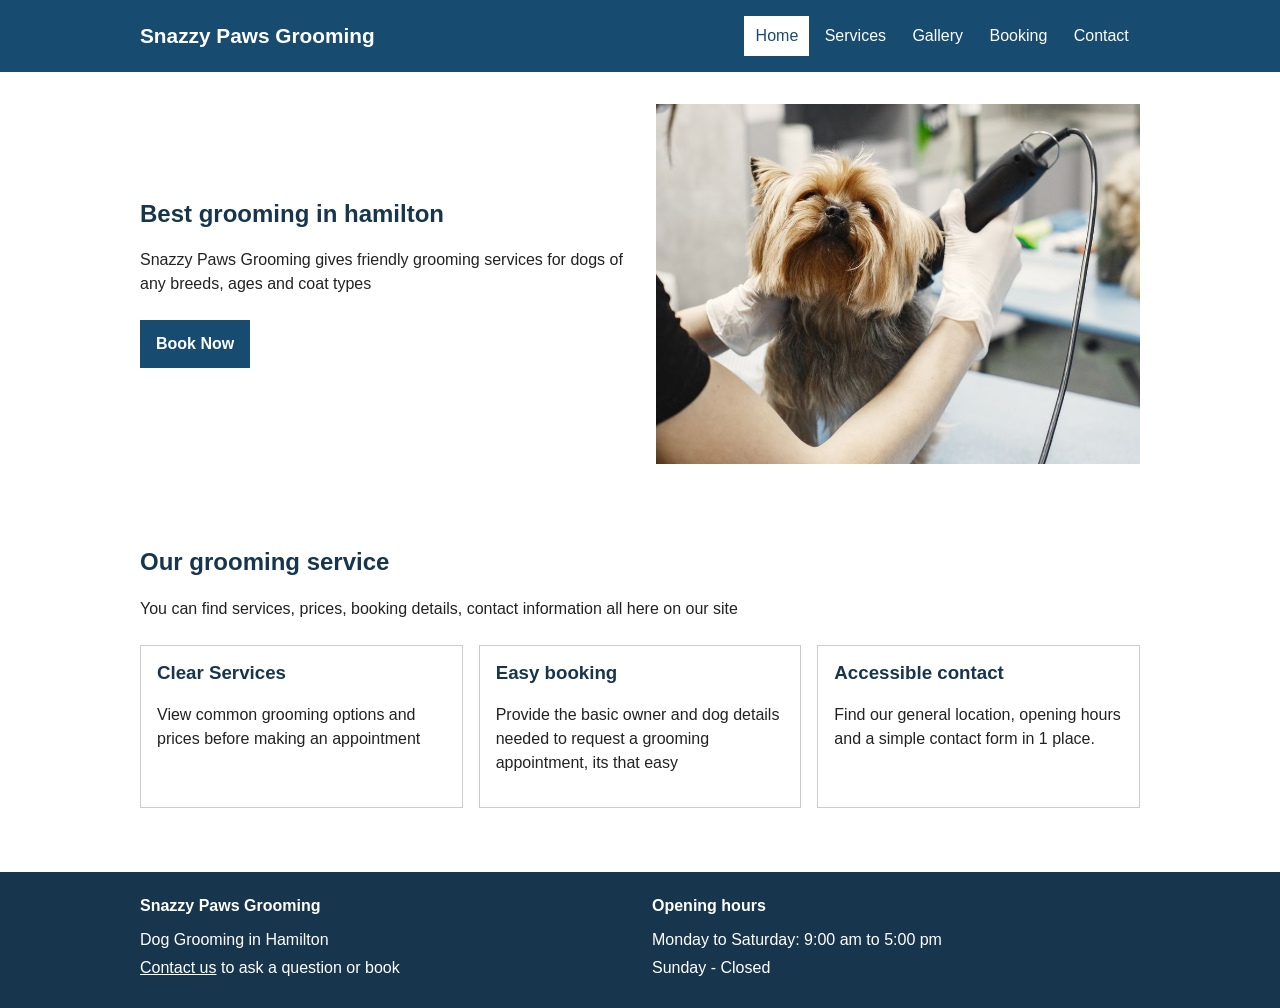
<file: index.html>
<!DOCTYPE html>
<html lang="en-NZ">
<head>
  <meta charset="UTF-8">
  <meta name="viewport" content="width=device-width, initial-scale=1.0">
  <meta name="description" content="Home - Snazzy Paws Grooming">
  <title>Home -Snazzy Paws Grooming</title>
  <link rel="stylesheet" href="css/styles.min.css">
</head>
<body>
  <header>
    <nav aria-label="Main navigation">
      <a class="brand" href="index.html">Snazzy Paws Grooming</a>
      <ul class="nav-links">
          <li><a href="index.html" aria-current="page">Home</a></li>
          <li><a href="services.html">Services</a></li>
          <li><a href="gallery.html">Gallery</a></li>
          <li><a href="booking.html">Booking</a></li>
          <li><a href="contact.html">Contact</a></li>
      </ul>
    </nav>
  </header>
  <main id="main-content">
    <section class="hero" aria-labelledby="home-title">
      <div>
        <h1 id="home-title">Best grooming in hamilton</h1>
        <p>Snazzy Paws Grooming gives friendly grooming services for dogs of any breeds, ages and coat types</p>
        <a class="button" href="booking.html">Book Now</a>
      </div>
      <div>
        <img class="hero-image" src="images/image1.jpg" alt="Small dog being professionally groomed on a grooming table" width="900" height="1350">
      </div>
    </section>
    <section aria-labelledby="why-title">
      <div class="page-heading">
        <h2 id="why-title">Our grooming service</h2>
        <p>You can find services, prices, booking details, contact information all here on our site</p>
      </div>
      <div class="info-grid">
        <article class="info-card">
          <h3>Clear Services</h3>
          <p>View common grooming options and prices before making an appointment</p>
        </article>
        <article class="info-card">
          <h3>Easy booking</h3>
          <p>Provide the basic owner and dog details needed to request a grooming appointment, its that easy</p>
        </article>
        <article class="info-card">
          <h3>Accessible contact</h3>
          <p>Find our general location, opening hours and a simple contact form in 1 place.</p>
        </article>
      </div>
    </section>

  </main>
  <footer>
    <div class="footer-inner">
      <div>
        <h2>Snazzy Paws Grooming</h2>
        <p>Dog Grooming in Hamilton</p>
        <p><a href="contact.html">Contact us</a> to ask a question or book</p>
      </div>
      <div>
        <h2>Opening hours</h2>
        <p>Monday to Saturday: 9:00 am to 5:00 pm</p>
        <p>Sunday - Closed</p>
      </div>
    </div>
  </footer>
</body>
</html>
</file>
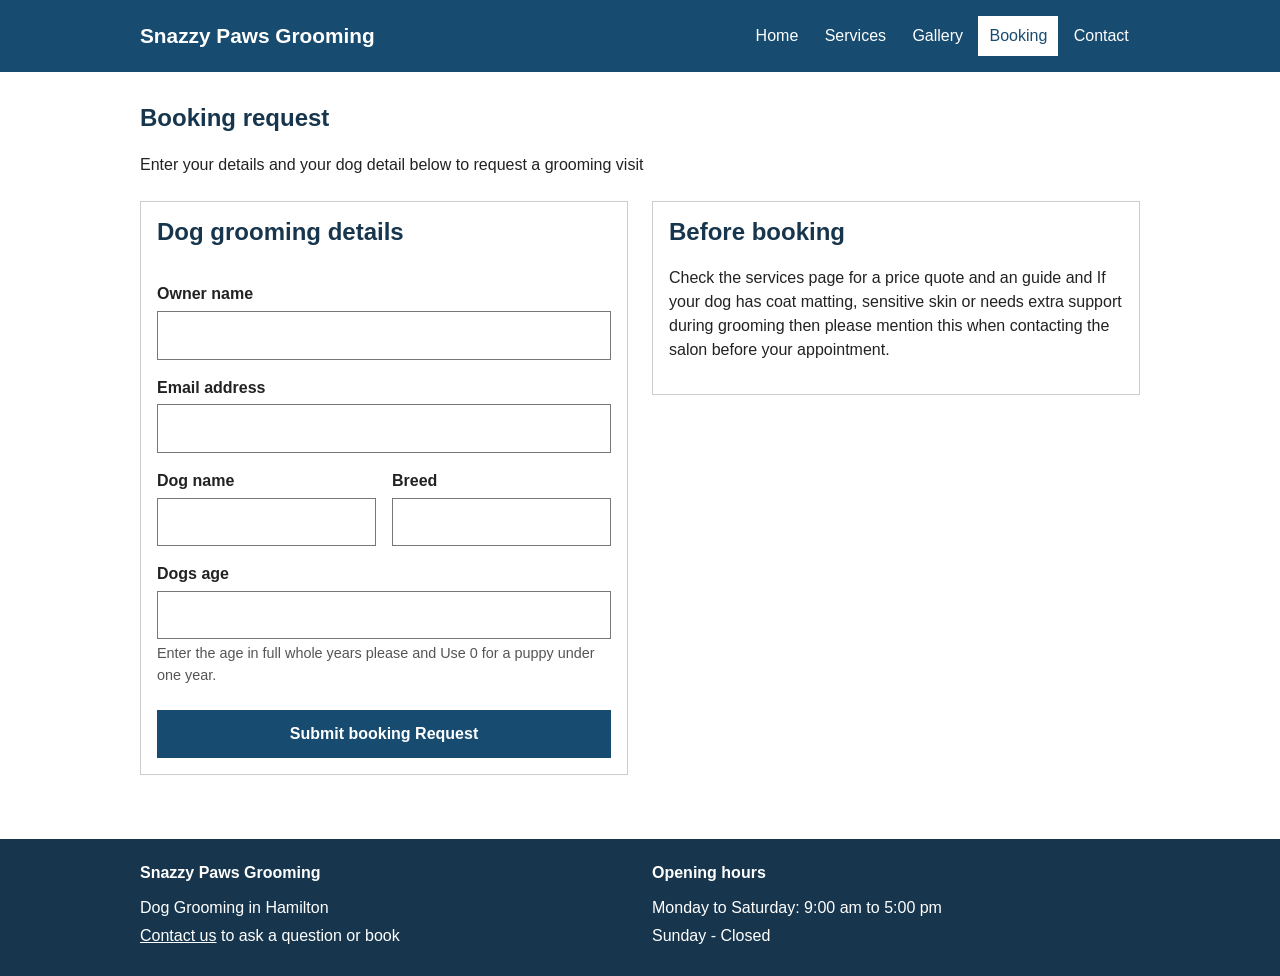
<file: booking.html>
<!DOCTYPE html>
<html lang="en-NZ">
<head>
  <meta charset="UTF-8">
  <meta name="viewport" content="width=device-width, initial-scale=1.0">
  <meta name="description" content="Booking- Snazzy Paws Grooming">
  <title>Booking - Snazzy Paws Grooming</title>
  <link rel="stylesheet" href="css/styles.min.css">
</head>
<body>
  <header>
    <nav aria-label="Main navigation">
      <a class="brand" href="index.html">Snazzy Paws Grooming</a>
      <ul class="nav-links">
          <li><a href="index.html">Home</a></li>
          <li><a href="services.html">Services</a></li>
          <li><a href="gallery.html">Gallery</a></li>
          <li><a href="booking.html" aria-current="page">Booking</a></li>
          <li><a href="contact.html">Contact</a></li>
      </ul>
    </nav>
  </header>
  <main id="main-content">
    <section>
      <div class="page-heading">
        <h1>Booking request</h1>
        <p>Enter your details and your dog detail below to request a grooming visit</p>
      </div>
      <div class="form-layout">
        <div class="form-card">
          <form action="#" method="post" aria-labelledby="booking-form-title">
            <h2 id="booking-form-title">Dog grooming details</h2>
            <div>
              <label for="owner-name">Owner name</label>
              <input id="owner-name" name="owner-name" type="text" autocomplete="name" required>
            </div>
            <div>
              <label for="owner-email">Email address</label>
              <input id="owner-email" name="owner-email" type="email" autocomplete="email" required>
            </div>
            <div class="form-row">
              <div>
                <label for="dog-name">Dog name</label>
                <input id="dog-name" name="dog-name" type="text" required>
              </div>
              <div>
                <label for="dog-breed">Breed</label>
                <input id="dog-breed" name="dog-breed" type="text" required>
              </div>
            </div>
            <div>
              <label for="dog-age">Dogs age</label>
              <input id="dog-age" name="dog-age" type="number" min="0" max="30" step="1" inputmode="numeric" aria-describedby="dog-age-help" required>
              <p class="help-text" id="dog-age-help">Enter the age in full whole years please and Use 0 for a puppy under one year.</p>
            </div>
            <button class="button" type="submit">Submit booking Request</button>
          </form>
        </div>
        <aside class="info-card" aria-labelledby="before-booking-title">
          <h2 id="before-booking-title">Before booking</h2>
          <p>Check the services page for a price quote and an guide and If your dog has coat matting, sensitive skin or needs extra support during grooming then please mention this when contacting the salon before your appointment.</p>
        </aside>
      </div>
    </section>

  </main>
  <footer>
    <div class="footer-inner">
      <div>
        <h2>Snazzy Paws Grooming</h2>
        <p>Dog Grooming in Hamilton</p>
        <p><a href="contact.html">Contact us</a> to ask a question or book</p>
      </div>
      <div>
        <h2>Opening hours</h2>
        <p>Monday to Saturday: 9:00 am to 5:00 pm</p>
        <p>Sunday - Closed</p>
      </div>
    </div>
  </footer>
</body>
</html>
</file>
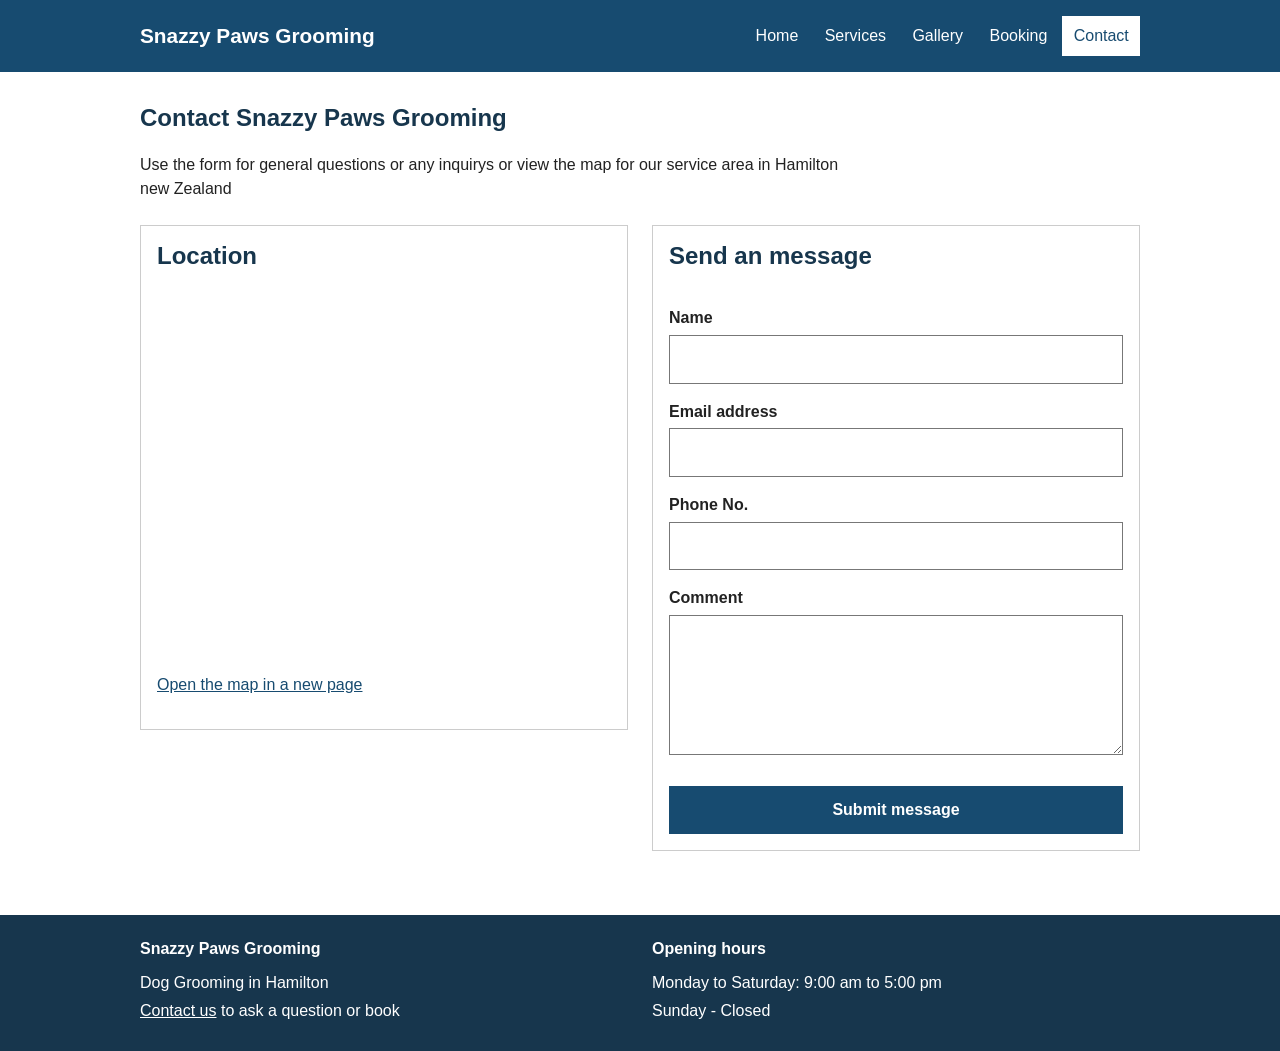
<file: contact.html>
<!DOCTYPE html>
<html lang="en-NZ">
<head>
  <meta charset="UTF-8">
  <meta name="viewport" content="width=device-width, initial-scale=1.0">
  <meta name="description" content="Contact - Snazzy Paws Grooming">
  <title>Contact - Snazzy Paws Grooming</title>
  <link rel="stylesheet" href="css/styles.min.css">
</head>
<body>
  <header>
    <nav aria-label="Main navigation">
      <a class="brand" href="index.html">Snazzy Paws Grooming</a>
      <ul class="nav-links">
          <li><a href="index.html">Home</a></li>
          <li><a href="services.html">Services</a></li>
          <li><a href="gallery.html">Gallery</a></li>
          <li><a href="booking.html">Booking</a></li>
          <li><a href="contact.html" aria-current="page">Contact</a></li>
      </ul>
    </nav>
  </header>
  <main id="main-content">
    <section>
      <div class="page-heading">
        <h1>Contact Snazzy Paws Grooming</h1>
        <p>Use the form for general questions or any inquirys or view the map for our service area in Hamilton new Zealand</p>
      </div>
      <div class="contact-layout">
        <div class="map-card">
          <h2>Location</h2>
          <iframe class="map-frame" title="Map showing Hamilton, New Zealand" src="https://www.openstreetmap.org/export/embed.html?bbox=175.2400%2C-37.8200%2C175.3100%2C-37.7600&amp;layer=mapnik&amp;marker=-37.7870%2C175.2793" loading="lazy"></iframe>
          <p><a href="https://www.openstreetmap.org/?mlat=-37.7870&amp;mlon=175.2793#map=13/-37.7870/175.2793">Open the map in a new page</a></p>
        </div>
        <div class="form-card">
          <form action="#" method="post" aria-labelledby="contact-form-title">
            <h2 id="contact-form-title">Send an message</h2>
            <div>
              <label for="contact-name">Name</label>
              <input id="contact-name" name="contact-name" type="text" autocomplete="name" required>
            </div>
            <div>
              <label for="contact-email">Email address</label>
              <input id="contact-email" name="contact-email" type="email" autocomplete="email" required>
            </div>
            <div>
              <label for="contact-phone">Phone No.</label>
              <input id="contact-phone" name="contact-phone" type="tel" autocomplete="tel" inputmode="tel" required>
            </div>
            <div>
              <label for="comment">Comment</label>
              <textarea id="comment" name="comment" required></textarea>
            </div>
            <button class="button" type="submit">Submit message</button>
          </form>
        </div>
      </div>
    </section>

  </main>
  <footer>
    <div class="footer-inner">
      <div>
        <h2>Snazzy Paws Grooming</h2>
        <p>Dog Grooming in Hamilton</p>
        <p><a href="contact.html">Contact us</a> to ask a question or book</p>
      </div>
      <div>
        <h2>Opening hours</h2>
        <p>Monday to Saturday: 9:00 am to 5:00 pm</p>
        <p>Sunday - Closed</p>
      </div>
    </div>
  </footer>
</body>
</html>
</file>
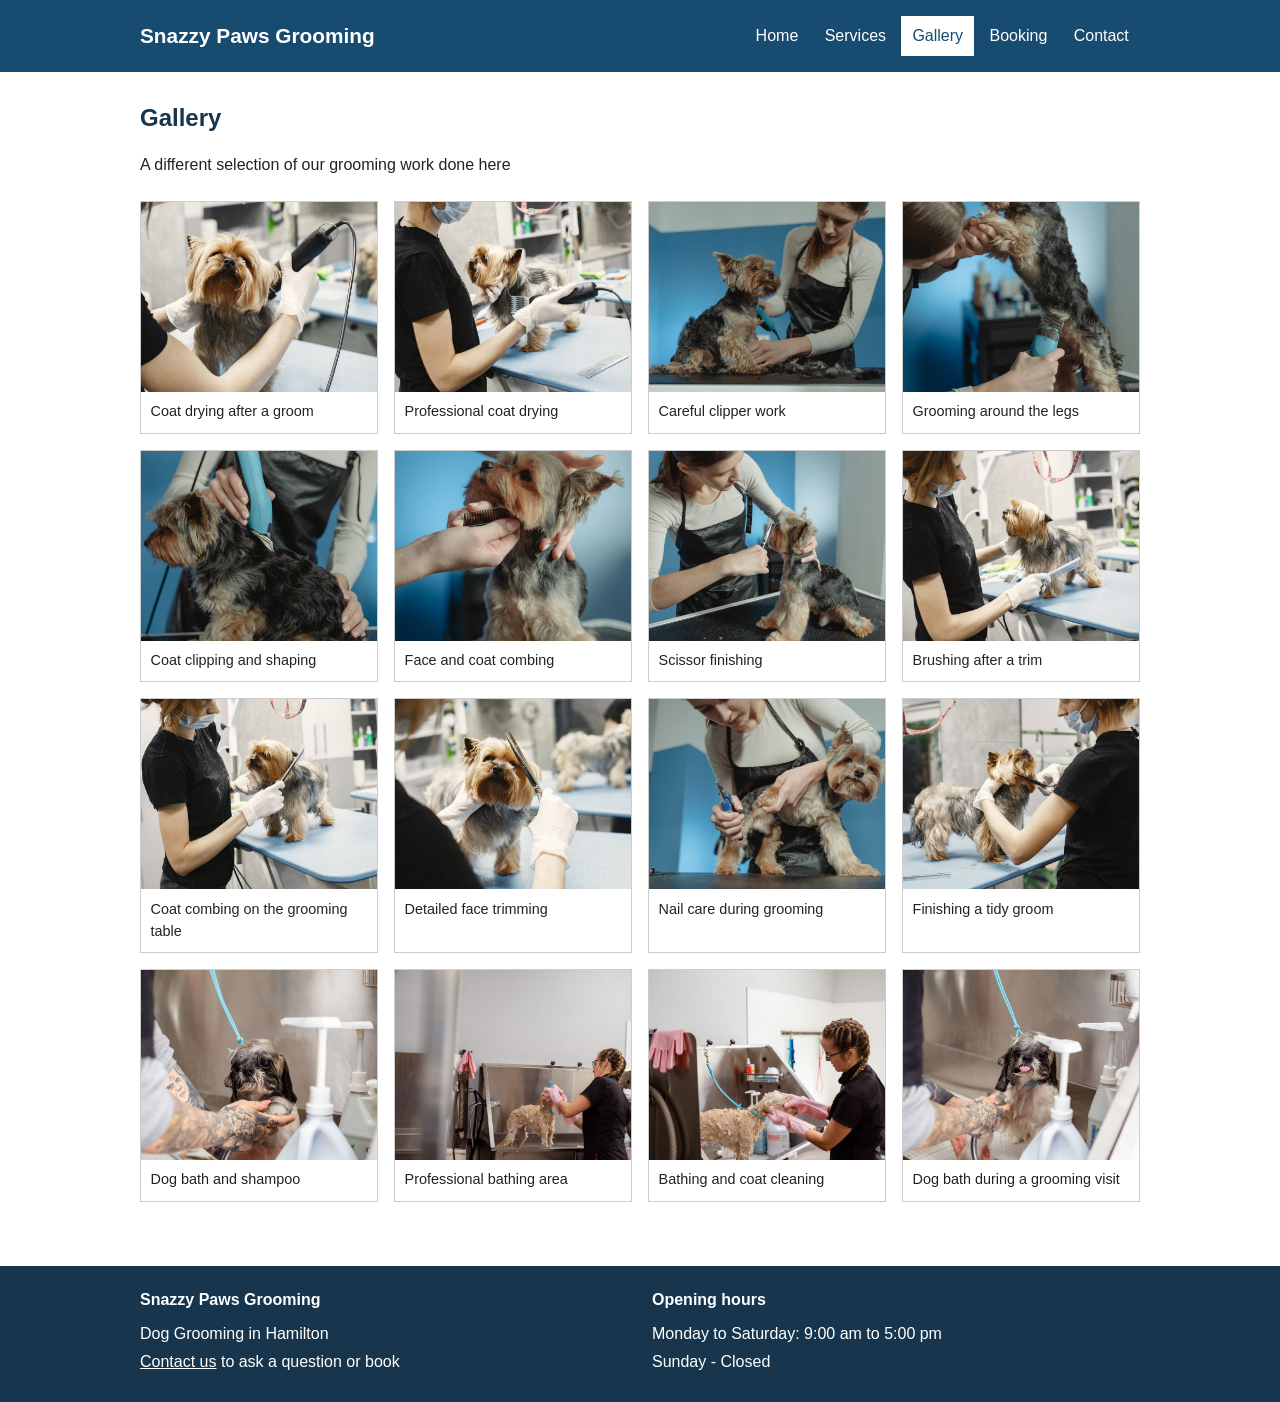
<file: gallery.html>
<!DOCTYPE html>
<html lang="en-NZ">
<head>
  <meta charset="UTF-8">
  <meta name="viewport" content="width=device-width, initial-scale=1.0">
  <meta name="description" content="Gallery - Snazzy Paws Grooming">
  <title>Gallery - Snazzy Paws Grooming</title>
  <link rel="stylesheet" href="css/styles.min.css">
</head>
<body>
  <header>
    <nav aria-label="Main navigation">
      <a class="brand" href="index.html">Snazzy Paws Grooming</a>
      <ul class="nav-links">
          <li><a href="index.html">Home</a></li>
          <li><a href="services.html">Services</a></li>
          <li><a href="gallery.html" aria-current="page">Gallery</a></li>
          <li><a href="booking.html">Booking</a></li>
          <li><a href="contact.html">Contact</a></li>
      </ul>
    </nav>
  </header>
  <main id="main-content">
    <section>
      <div class="page-heading">
        <h1>Gallery</h1>
        <p>A different selection of our grooming work done here</p>
      </div>
      <div class="gallery-grid">
        <figure>
          <img src="images/image1.jpg" alt="Dog being dried with a grooming dryer" loading="lazy" width="900" height="1350">
          <figcaption>Coat drying after a groom</figcaption>
        </figure>
        <figure>
          <img src="images/image2.jpg" alt="Groomer drying a small dog" loading="lazy" width="900" height="600">
          <figcaption>Professional coat drying</figcaption>
        </figure>
        <figure>
          <img src="images/image3.jpg" alt="Small dog receiving a careful clipper trim" loading="lazy" width="900" height="1350">
          <figcaption>Careful clipper work</figcaption>
        </figure>
        <figure>
          <img src="images/image4.jpg" alt="Groomer trimming a dog around its legs" loading="lazy" width="900" height="1350">
          <figcaption>Grooming around the legs</figcaption>
        </figure>
        <figure>
          <img src="images/image5.jpg" alt="Groomer clipping the coat of a small dog" loading="lazy" width="900" height="1200">
          <figcaption>Coat clipping and shaping</figcaption>
        </figure>
        <figure>
          <img src="images/image6.jpg" alt="Groomer combing the face of a small dog" loading="lazy" width="900" height="1350">
          <figcaption>Face and coat combing</figcaption>
        </figure>
        <figure>
          <img src="images/image7.jpg" alt="Groomer using scissors to finish a dog haircut" loading="lazy" width="900" height="1350">
          <figcaption>Scissor finishing</figcaption>
        </figure>
        <figure>
          <img src="images/image8.jpg" alt="Groomer brushing a small dog on a table" loading="lazy" width="900" height="600">
          <figcaption>Brushing after a trim</figcaption>
        </figure>
        <figure>
          <img src="images/image9.jpg" alt="Groomer combing a small dog coat" loading="lazy" width="900" height="600">
          <figcaption>Coat combing on the grooming table</figcaption>
        </figure>
        <figure>
          <img src="images/image10.jpg" alt="Groomer trimming a small dog face" loading="lazy" width="900" height="600">
          <figcaption>Detailed face trimming</figcaption>
        </figure>
        <figure>
          <img src="images/image11.jpg" alt="Groomer checking and trimming a dog paw" loading="lazy" width="900" height="1350">
          <figcaption>Nail care during grooming</figcaption>
        </figure>
        <figure>
          <img src="images/image12.jpg" alt="Groomer finishing a small dog haircut" loading="lazy" width="900" height="600">
          <figcaption>Finishing a tidy groom</figcaption>
        </figure>
        <figure>
          <img src="images/image13.jpg" alt="Small dog receiving a bath" loading="lazy" width="900" height="601">
          <figcaption>Dog bath and shampoo</figcaption>
        </figure>
        <figure>
          <img src="images/image14.jpg" alt="Dog being washed in a professional grooming bath" loading="lazy" width="900" height="601">
          <figcaption>Professional bathing area</figcaption>
        </figure>
        <figure>
          <img src="images/image15.jpg" alt="Groomer washing a dog in a salon bath" loading="lazy" width="900" height="601">
          <figcaption>Bathing and coat cleaning</figcaption>
        </figure>
        <figure>
          <img src="images/image16.jpg" alt="Small dog being washed during grooming" loading="lazy" width="900" height="601">
          <figcaption>Dog bath during a grooming visit</figcaption>
        </figure>
      </div>
    </section>

  </main>
  <footer>
    <div class="footer-inner">
      <div>
        <h2>Snazzy Paws Grooming</h2>
        <p>Dog Grooming in Hamilton</p>
        <p><a href="contact.html">Contact us</a> to ask a question or book</p>
      </div>
      <div>
        <h2>Opening hours</h2>
        <p>Monday to Saturday: 9:00 am to 5:00 pm</p>
        <p>Sunday - Closed</p>
      </div>
    </div>
  </footer>
</body>
</html>
</file>
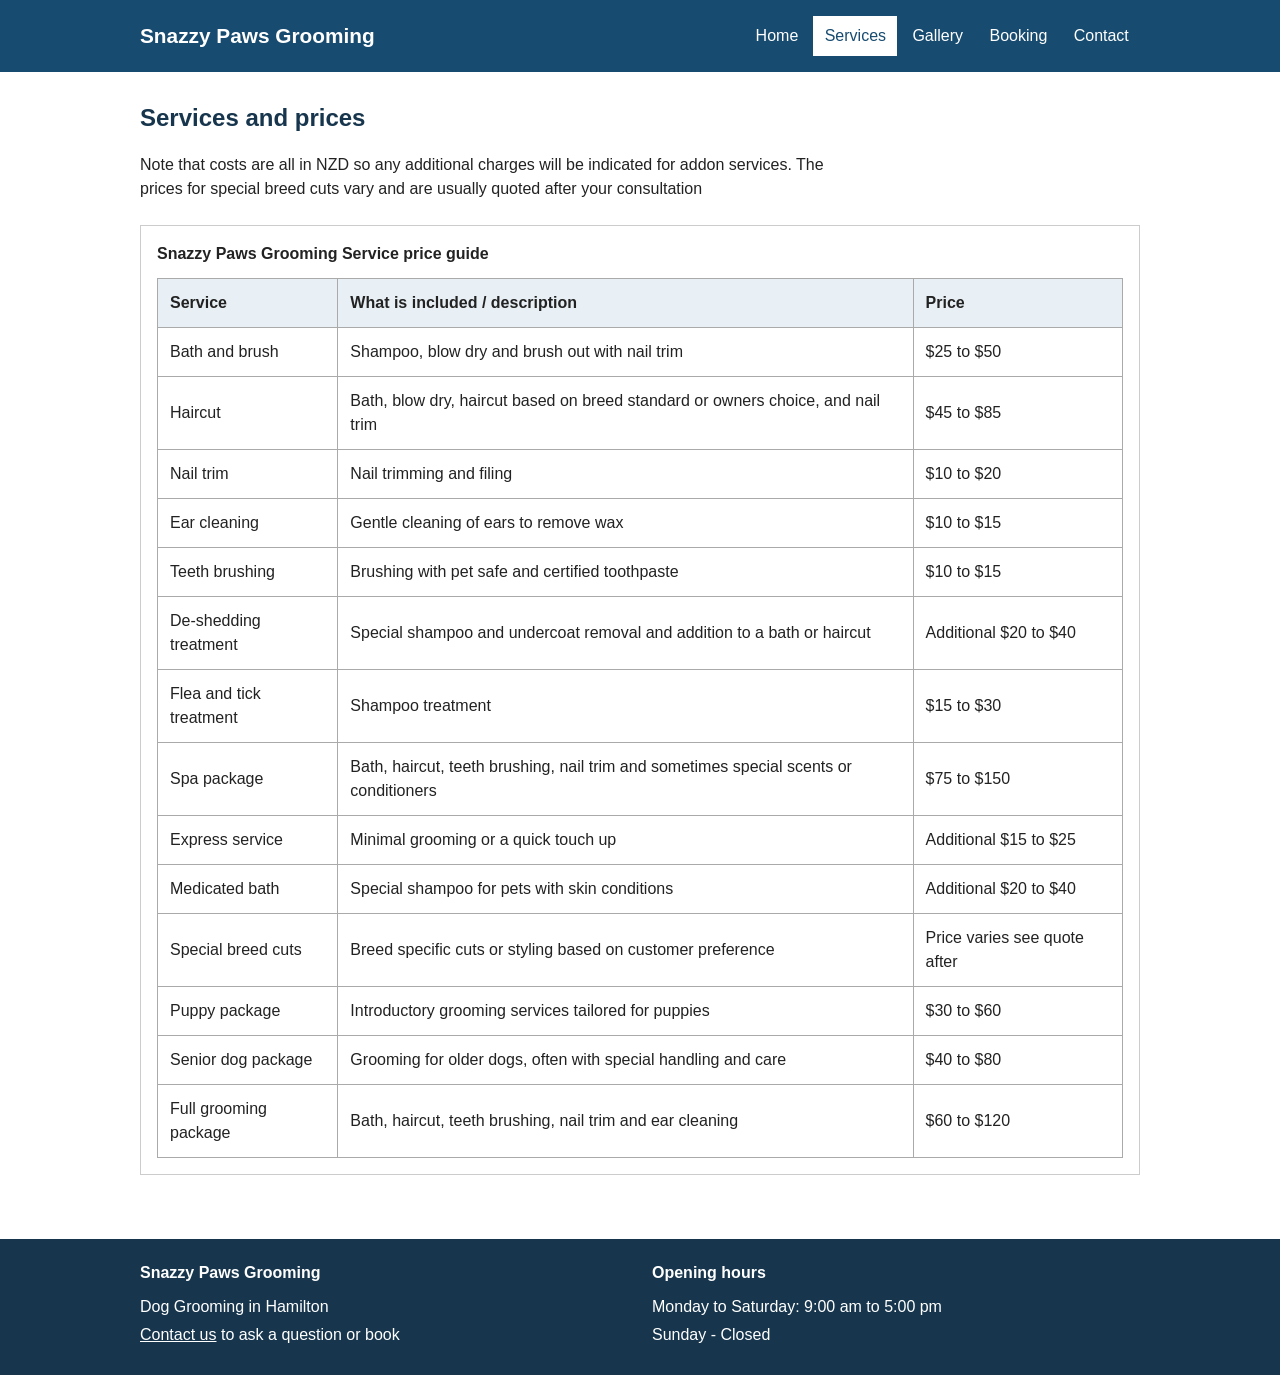
<file: services.html>
<!DOCTYPE html>
<html lang="en-NZ">
<head>
  <meta charset="UTF-8">
  <meta name="viewport" content="width=device-width, initial-scale=1.0">
  <meta name="description" content="Services - Snazzy Paws Grooming">
  <title>Services - Snazzy Paws Grooming</title>
  <link rel="stylesheet" href="css/styles.min.css">
</head>
<body>
  <header>
    <nav aria-label="Main navigation">
      <a class="brand" href="index.html">Snazzy Paws Grooming</a>
      <ul class="nav-links">
          <li><a href="index.html">Home</a></li>
          <li><a href="services.html" aria-current="page">Services</a></li>
          <li><a href="gallery.html">Gallery</a></li>
          <li><a href="booking.html">Booking</a></li>
          <li><a href="contact.html">Contact</a></li>
      </ul>
    </nav>
  </header>
  <main id="main-content">
    <section>
      <div class="page-heading">
        <h1>Services and prices</h1>
        <p>Note that costs are all in NZD so any additional charges will be indicated for addon services. The prices for special breed cuts vary and are usually quoted after your consultation</p>
      </div>
      <div class="table-card table-wrap">
        <table>
          <caption>Snazzy Paws Grooming Service price guide</caption>
          <thead>
            <tr>
              <th scope="col">Service</th>
              <th scope="col">What is included / description</th>
              <th scope="col">Price</th>
            </tr>
          </thead>
          <tbody>
            <tr>
              <td>Bath and brush</td>
              <td>Shampoo, blow dry and brush out with nail trim</td>
              <td>$25 to $50</td>
            </tr>
            <tr>
              <td>Haircut</td>
              <td>Bath, blow dry, haircut based on breed standard or owners choice, and nail trim</td>
              <td>$45 to $85</td>
            </tr>
            <tr>
              <td>Nail trim</td>
              <td>Nail trimming and filing</td>
              <td>$10 to $20</td>
            </tr>
            <tr>
              <td>Ear cleaning</td>
              <td>Gentle cleaning of ears to remove wax</td>
              <td>$10 to $15</td>
            </tr>
            <tr>
              <td>Teeth brushing</td>
              <td>Brushing with pet safe and certified toothpaste</td>
              <td>$10 to $15</td>
            </tr>
            <tr>
              <td>De-shedding treatment</td>
              <td>Special shampoo and undercoat removal and addition to a bath or haircut</td>
              <td>Additional $20 to $40</td>
            </tr>
            <tr>
              <td>Flea and tick treatment</td>
              <td>Shampoo treatment</td>
              <td>$15 to $30</td>
            </tr>
            <tr>
              <td>Spa package</td>
              <td>Bath, haircut, teeth brushing, nail trim and sometimes special scents or conditioners</td>
              <td>$75 to $150</td>
            </tr>
            <tr>
              <td>Express service</td>
              <td>Minimal grooming or a quick touch up</td>
              <td>Additional $15 to $25</td>
            </tr>
            <tr>
              <td>Medicated bath</td>
              <td>Special shampoo for pets with skin conditions</td>
              <td>Additional $20 to $40</td>
            </tr>
            <tr>
              <td>Special breed cuts</td>
              <td>Breed specific cuts or styling based on customer preference</td>
              <td>Price varies see quote after</td>
            </tr>
            <tr>
              <td>Puppy package</td>
              <td>Introductory grooming services tailored for puppies</td>
              <td>$30 to $60</td>
            </tr>
            <tr>
              <td>Senior dog package</td>
              <td>Grooming for older dogs, often with special handling and care</td>
              <td>$40 to $80</td>
            </tr>
            <tr>
              <td>Full grooming package</td>
              <td>Bath, haircut, teeth brushing, nail trim and ear cleaning</td>
              <td>$60 to $120</td>
            </tr>
          </tbody>
        </table>
      </div>
    </section>

  </main>
  <footer>
    <div class="footer-inner">
      <div>
        <h2>Snazzy Paws Grooming</h2>
        <p>Dog Grooming in Hamilton</p>
        <p><a href="contact.html">Contact us</a> to ask a question or book</p>
      </div>
      <div>
        <h2>Opening hours</h2>
        <p>Monday to Saturday: 9:00 am to 5:00 pm</p>
        <p>Sunday - Closed</p>
      </div>
    </div>
  </footer>
</body>
</html>
</file>
<file: css/styles.min.css>
nav,section{width:min(100% - 2rem,1000px);margin:0 auto}.brand,.button,.nav-links a{text-decoration:none}caption,td,th{text-align:left}.brand,caption,label{font-weight:700}.form-card h2,.hero h1,.info-card h2,.info-card h3,.map-card h2,.page-heading h1,footer h2{margin-top:0}*{box-sizing:border-box}html{font-size:16px}body{margin:0;font-family:Arial,Helvetica,sans-serif;color:#222;background:#fff;line-height:1.5}img{display:block;max-width:100%}a{color:#174b70}a:focus-visible,button:focus-visible,input:focus-visible,textarea:focus-visible{outline:#ffbf47 solid 3px;outline-offset:2px}.skip-link{position:absolute;left:-9999px;top:0;background:#fff;color:#111;padding:.75rem;z-index:10}.button,header{background:#174b70}.brand,.button,footer,footer a,footer h2{color:#fff}.skip-link:focus{left:1rem;top:1rem}nav{padding:1rem 0;display:flex;justify-content:space-between;align-items:center;gap:1rem}.brand{font-size:1.3rem}.nav-links{display:flex;flex-wrap:wrap;gap:.25rem;margin:0;padding:0;list-style:none}.nav-links a{display:block;padding:.5rem .7rem;color:#fff}.nav-links a:hover,.nav-links a[aria-current=page]{background:#fff;color:#174b70}main{min-height:60vh}section{padding:2rem 0}h1,h2,h3{color:#17364d;line-height:1.2}.page-heading{max-width:700px;margin-bottom:1.5rem}.hero{display:grid;grid-template-columns:1fr 1fr;align-items:center;gap:2rem}.hero-image{width:100%;height:360px;object-fit:cover}.button{display:inline-block;margin-top:.5rem;padding:.75rem 1rem;border:0;font:inherit;font-weight:700;cursor:pointer}.button:hover{background:#0f344f}.info-grid{display:grid;grid-template-columns:repeat(3,1fr);gap:1rem}.form-card,.info-card,.map-card,.table-card{border:1px solid #ccc;padding:1rem}.table-wrap{overflow-x:auto}table{width:100%;border-collapse:collapse}caption{padding-bottom:.75rem}td,th{border:1px solid #aaa;padding:.75rem}th{background:#e8f0f5}.gallery-grid{display:grid;grid-template-columns:repeat(4,minmax(0,1fr));gap:1rem}.contact-layout,.footer-inner,.form-layout,.form-row{grid-template-columns:1fr 1fr}.gallery-grid figure{min-width:0;margin:0;border:1px solid #ccc;background:#fff}.gallery-grid img{width:100%;height:190px;object-fit:cover}.gallery-grid figcaption{padding:.6rem;font-size:.9rem}.contact-layout,.form-layout{display:grid;gap:1.5rem;align-items:start}.form-row,form{gap:1rem;display:grid}input,textarea{width:100%;margin-top:.3rem;padding:.7rem;border:1px solid #777;font:inherit}textarea{min-height:140px;resize:vertical}.help-text{margin:.25rem 0 0;color:#555;font-size:.9rem}.map-frame{width:100%;min-height:360px;border:0}footer{margin-top:2rem;background:#17364d}.footer-inner{width:min(100% - 2rem,1000px);margin:0 auto;padding:1.5rem 0;display:grid;gap:1.5rem}footer h2{font-size:1rem}footer p{margin:.25rem 0}@media (max-width:800px){nav{align-items:flex-start;flex-direction:column}.contact-layout,.form-layout,.hero{grid-template-columns:1fr}.gallery-grid,.info-grid{grid-template-columns:repeat(2,minmax(0,1fr))}}@media (max-width:500px){.nav-links{width:100%}.nav-links li{flex:1 1 40%}.nav-links a{text-align:center}.footer-inner,.form-row,.info-grid{grid-template-columns:1fr}.gallery-grid{grid-template-columns:repeat(2,minmax(0,1fr));gap:.6rem}.gallery-grid img{height:150px}}
</file>
